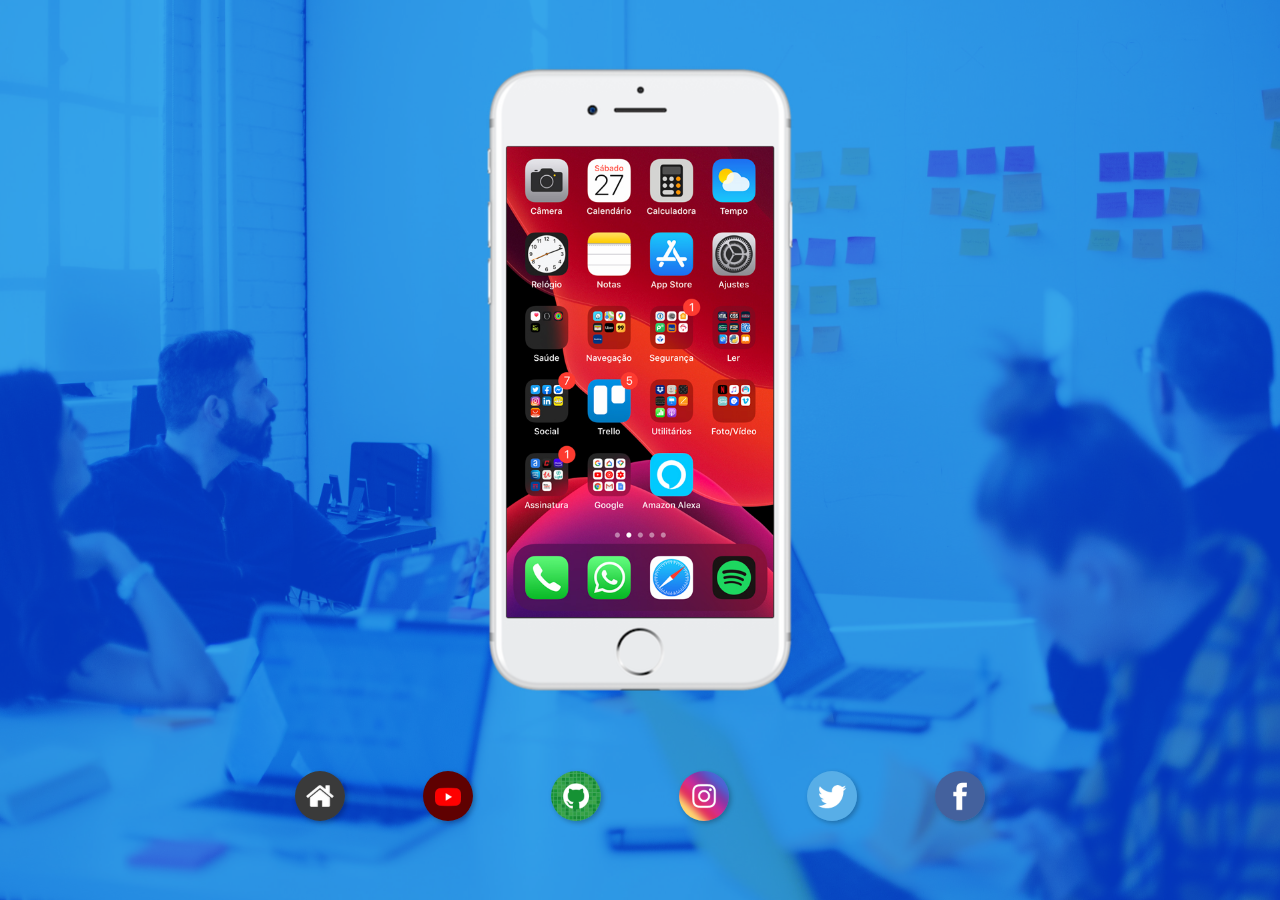
<file: index.html>
<!DOCTYPE html>
<html lang="pt-br">
<head>
    <meta charset="UTF-8">
    <meta http-equiv="X-UA-Compatible" content="IE=edge">
    <meta name="viewport" content="width=device-width, initial-scale=1.0">
    <title>Projeto Redes Sociais</title>
    <link rel="shortcut icon" href="favicon.png" type="image/x-icon">
    <link rel="stylesheet" href="style.css">
</head>
<body>
    
    <main>
        <section id="telefone">
            <iframe src="home.html" name="tela" id="tela" frameborder="0">
                Seu navegador não é compatível
            </iframe>
        </section>
    </main>

    <footer id="redes">
        <a href="home.html" target="tela"><img src="imagens/logo-home.jpg" alt=""></a>
        <a href="you.html" target="tela"><img src="imagens/logo-youtube.jpg" alt=""></a>
        <a href="github.html" target="tela"><img src="imagens/logo-github.jpg" alt=""></a>
        <a href="#" target="tela"><img src="imagens/logo-instagram.jpg" alt=""></a>
        <a href="#" target="tela"><img src="imagens/logo-twitter.jpg" alt=""></a>
        <a href="#" target="tela"><img src="imagens/logo-facebook.jpg" alt=""></a>
    </footer>

</body>
</html>
</file>
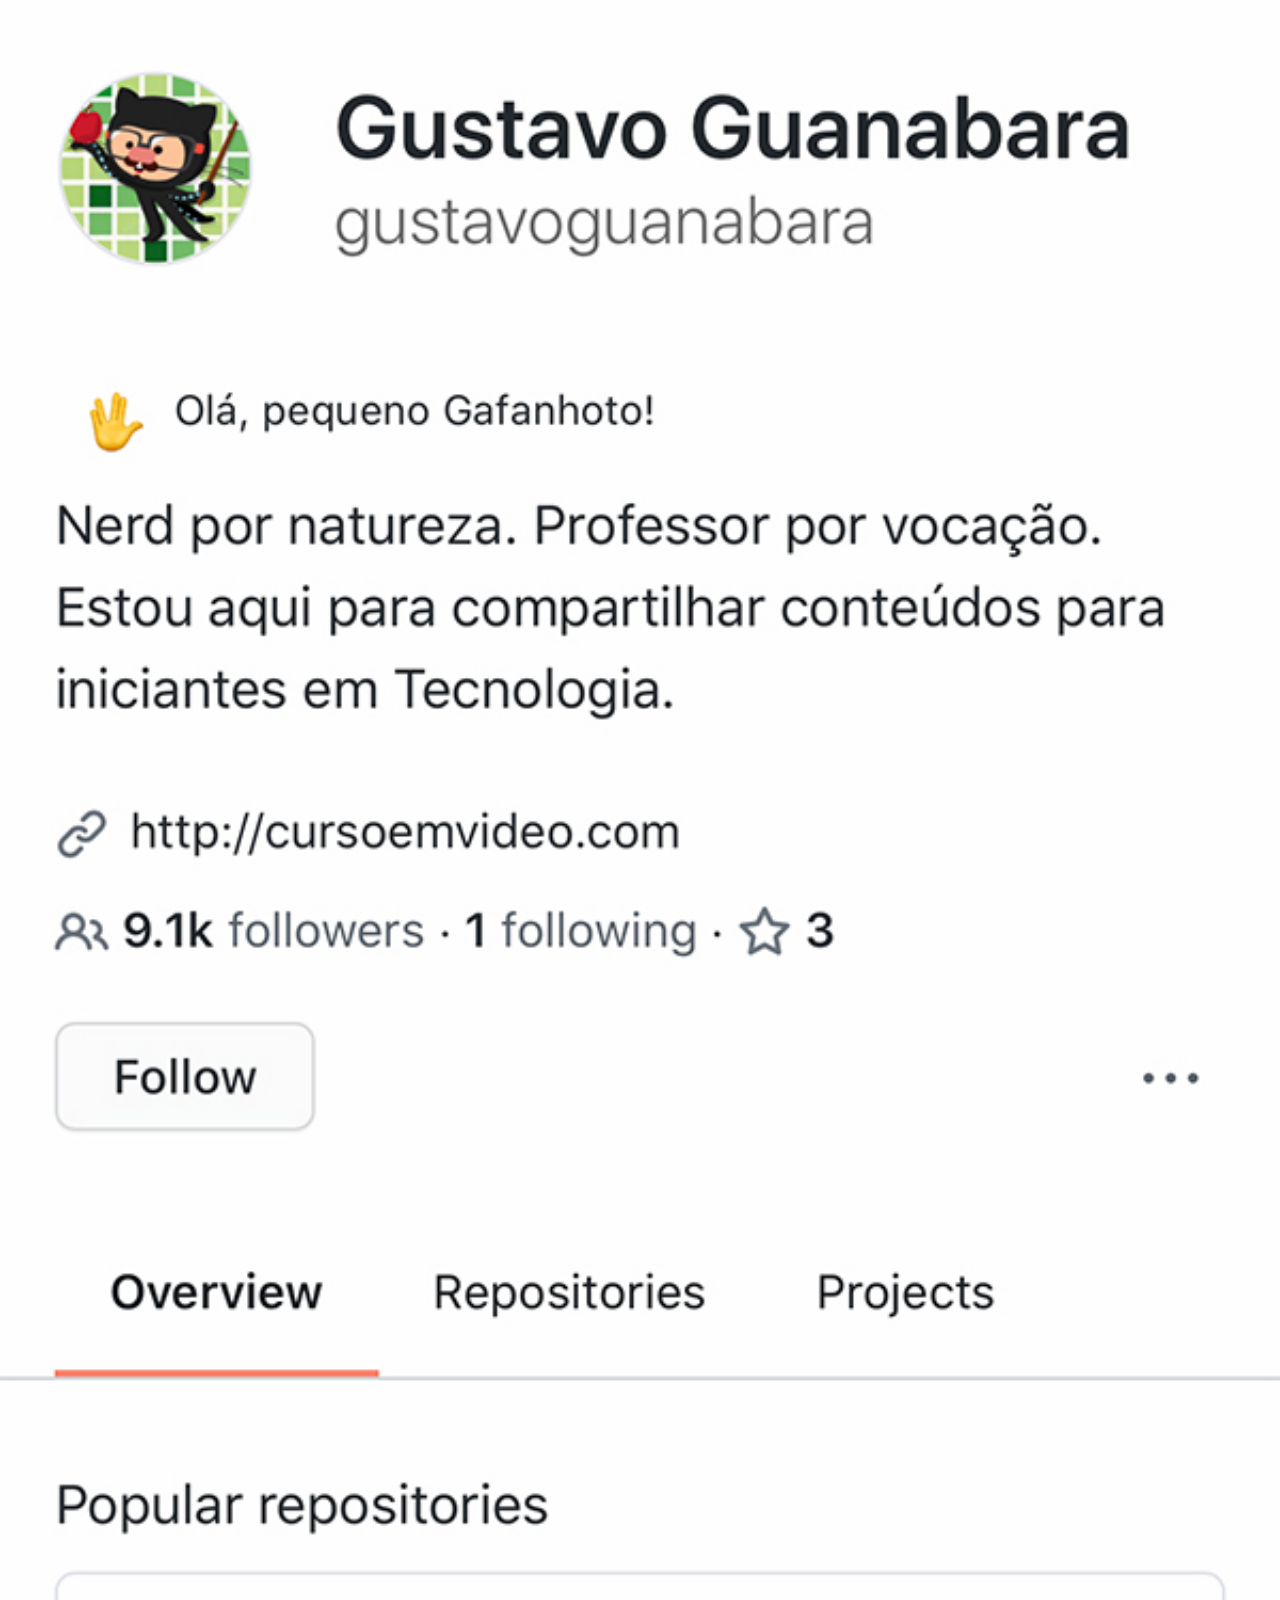
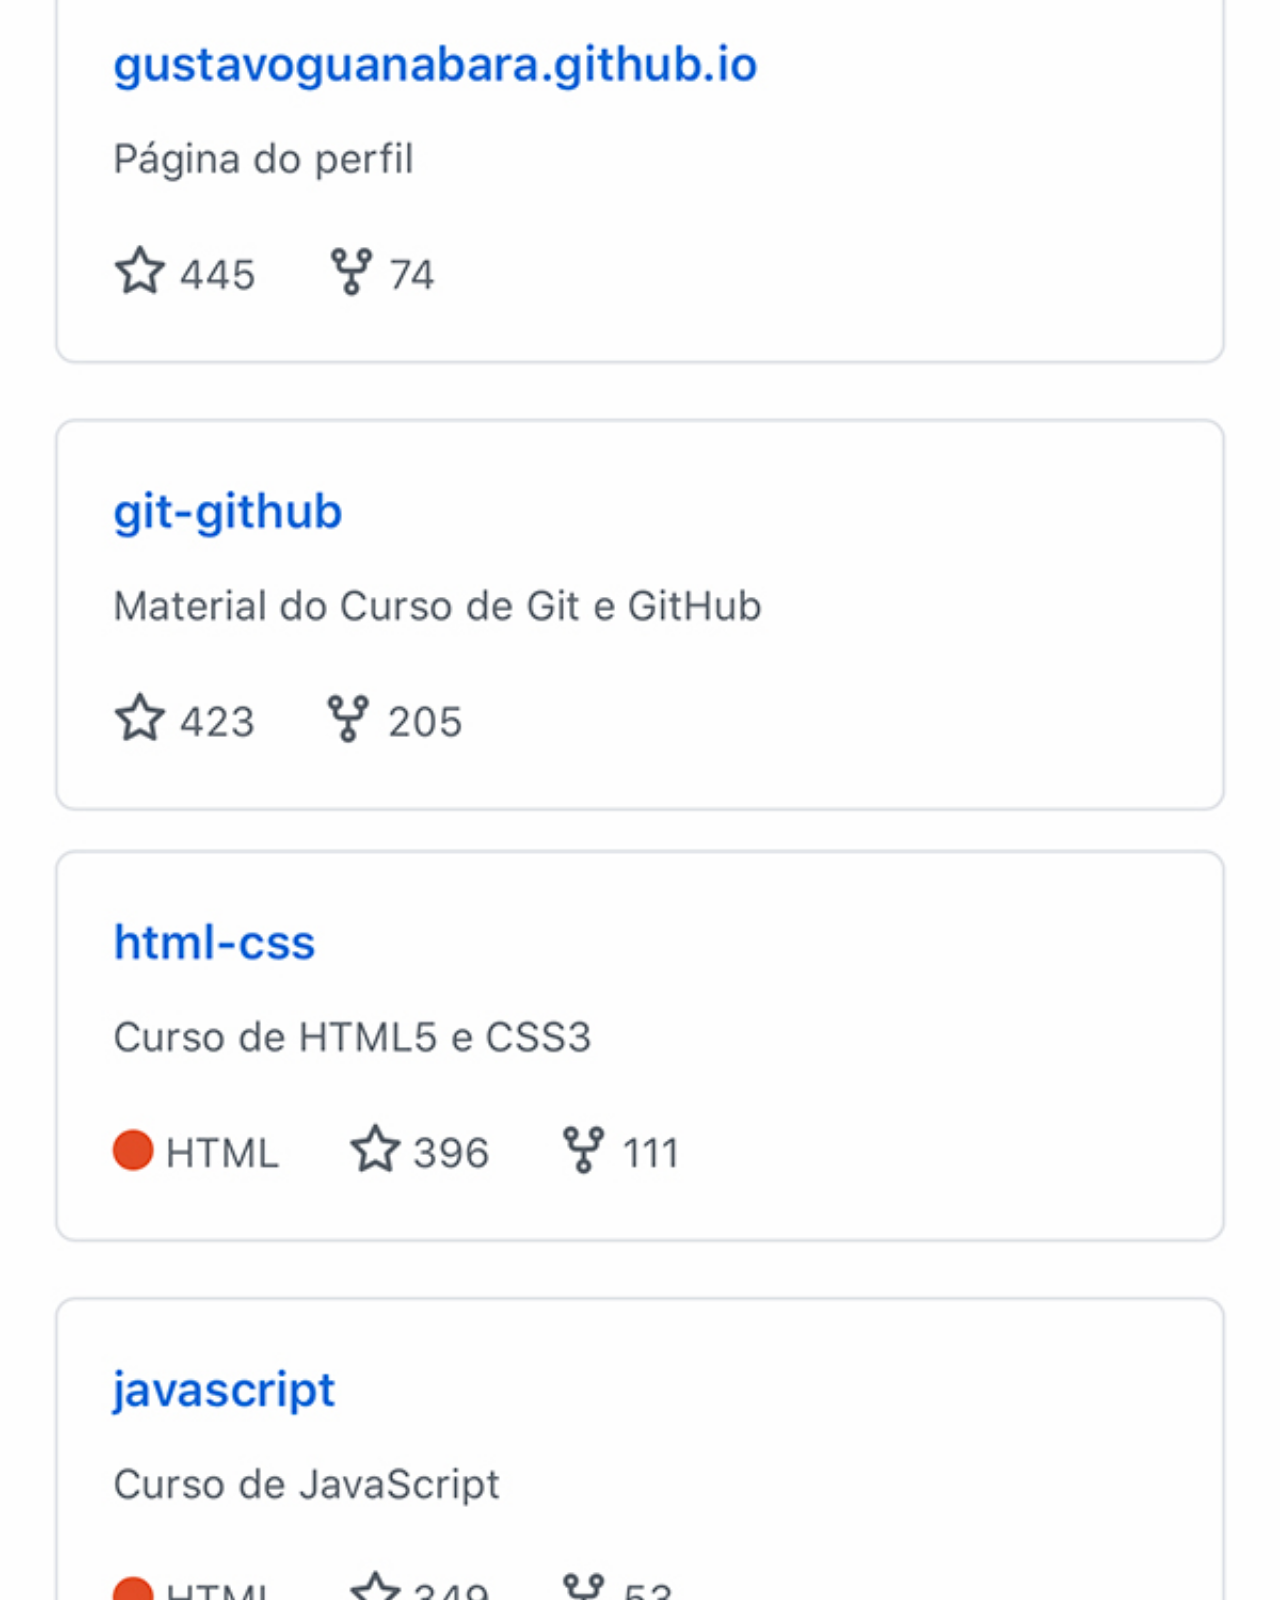
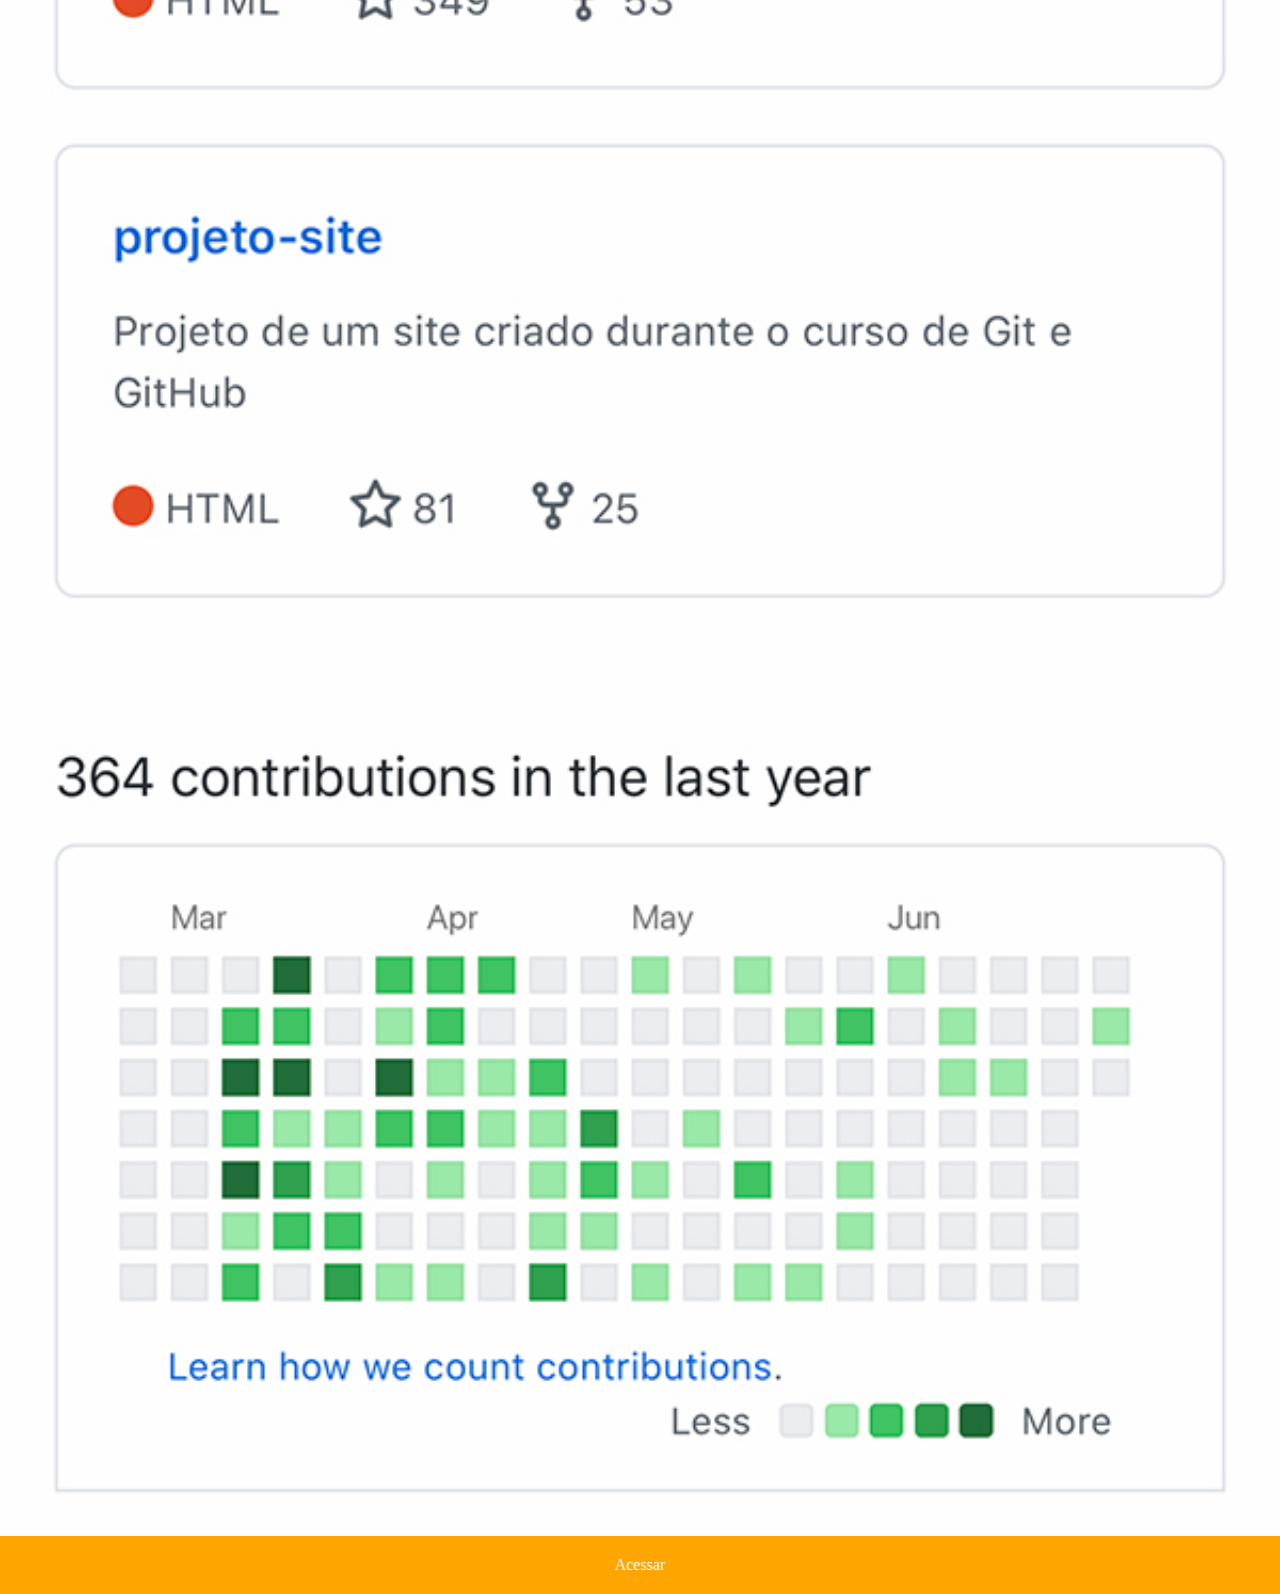
<file: github.html>
<!DOCTYPE html>
<html lang="pt-br">
<head>
    <meta charset="UTF-8">
    <meta http-equiv="X-UA-Compatible" content="IE=edge">
    <meta name="viewport" content="width=device-width, initial-scale=1.0">
    <title>Github</title>
    <link rel="stylesheet" href="social.css">
</head>
<body>
    <img src="imagens/tela-github.jpg" alt="You">
    <a href="www.youtube.com" target="_blank">Acessar</a>
</body>
</html>
</file>
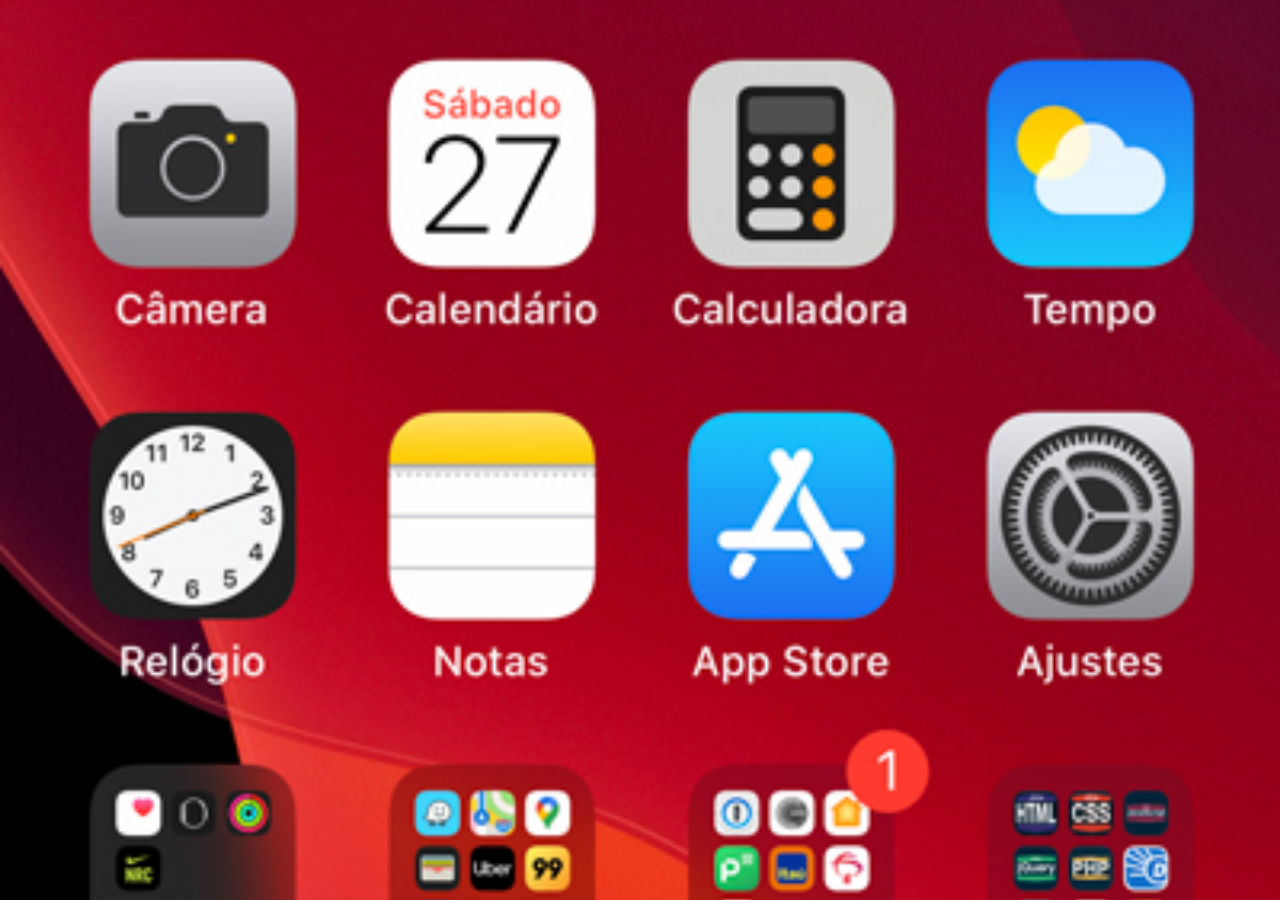
<file: home.html>
<!DOCTYPE html>
<html lang="pt-br">
<head>
    <meta charset="UTF-8">
    <meta http-equiv="X-UA-Compatible" content="IE=edge">
    <meta name="viewport" content="width=device-width, initial-scale=1.0">
    <title>Home</title>
</head>
<style>
    *{
    margin: 0px;
    padding: 0px;
}

body{
    width: 100vw;
    height: 100vh;
    background: black url(imagens/tela-home.jpg) no-repeat top center;
    background-size: cover;
}
</style>
<body>
    
</body>
</html>
</file>
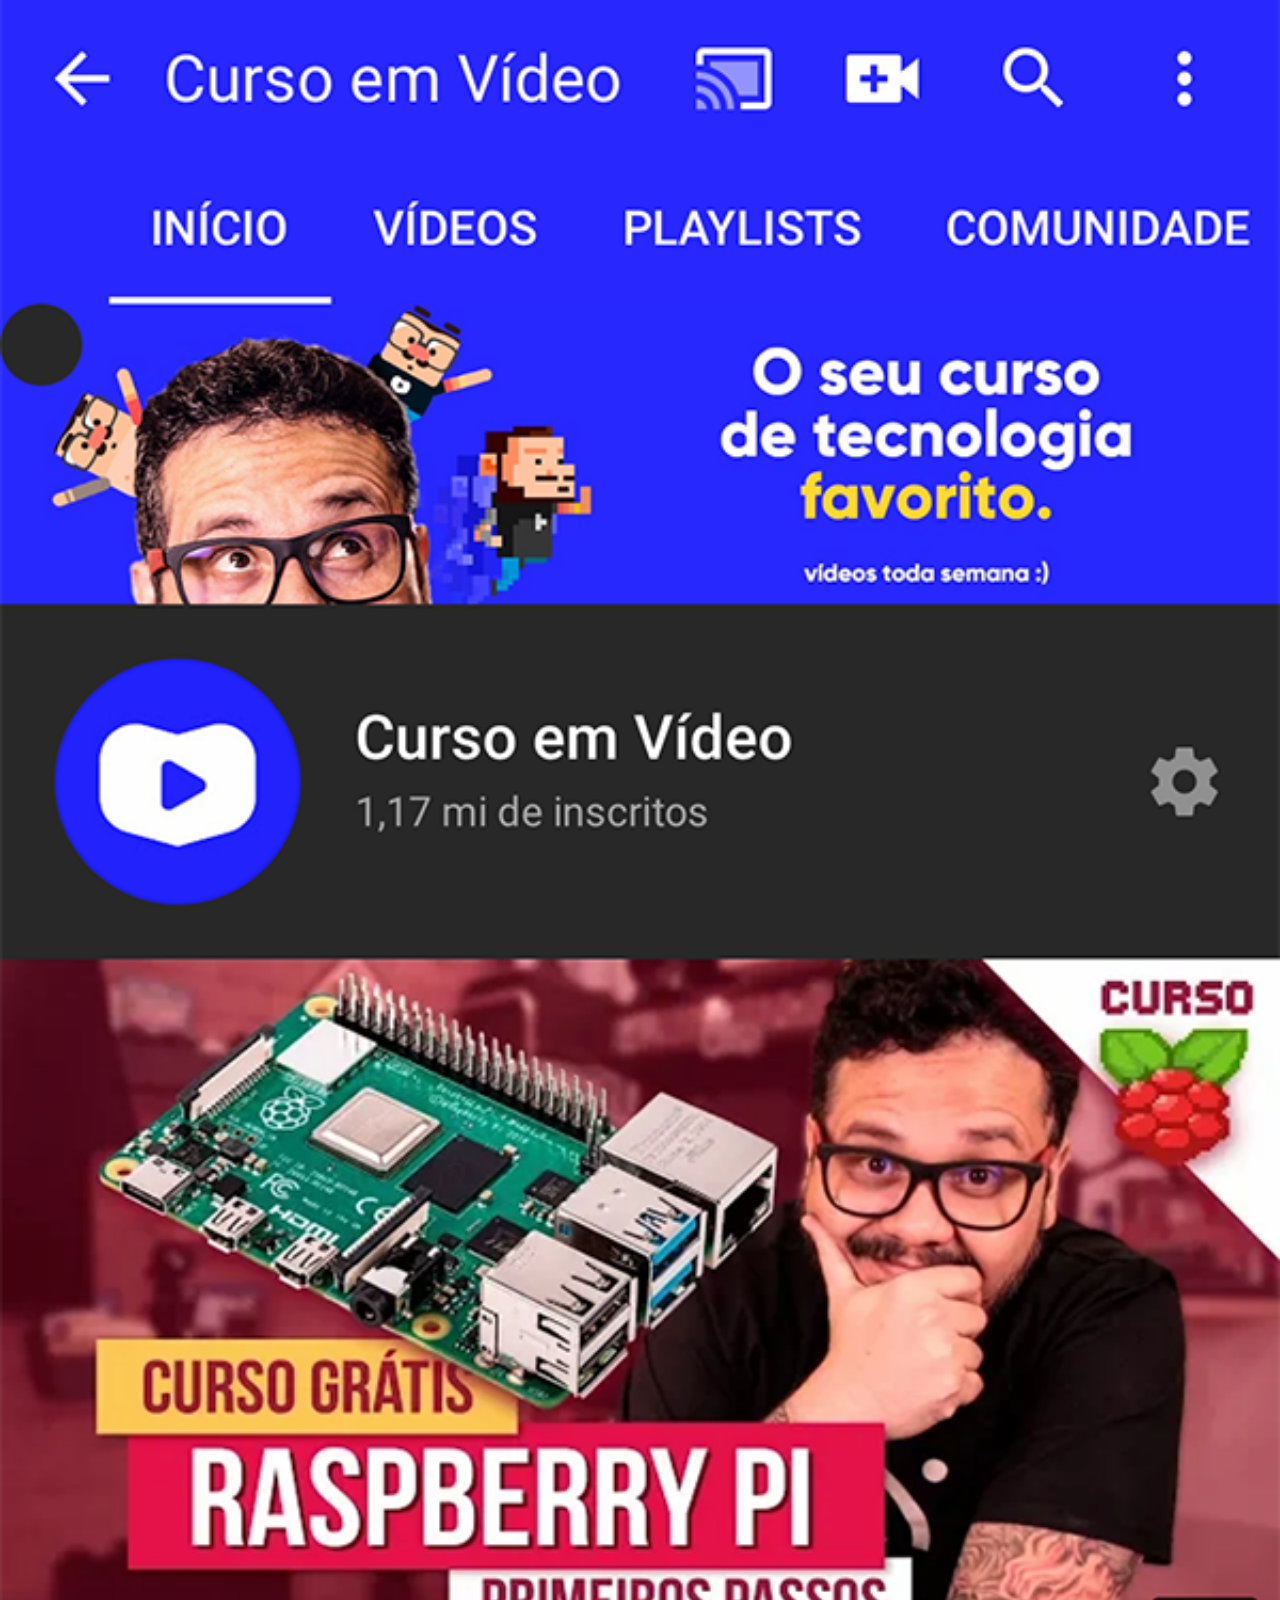
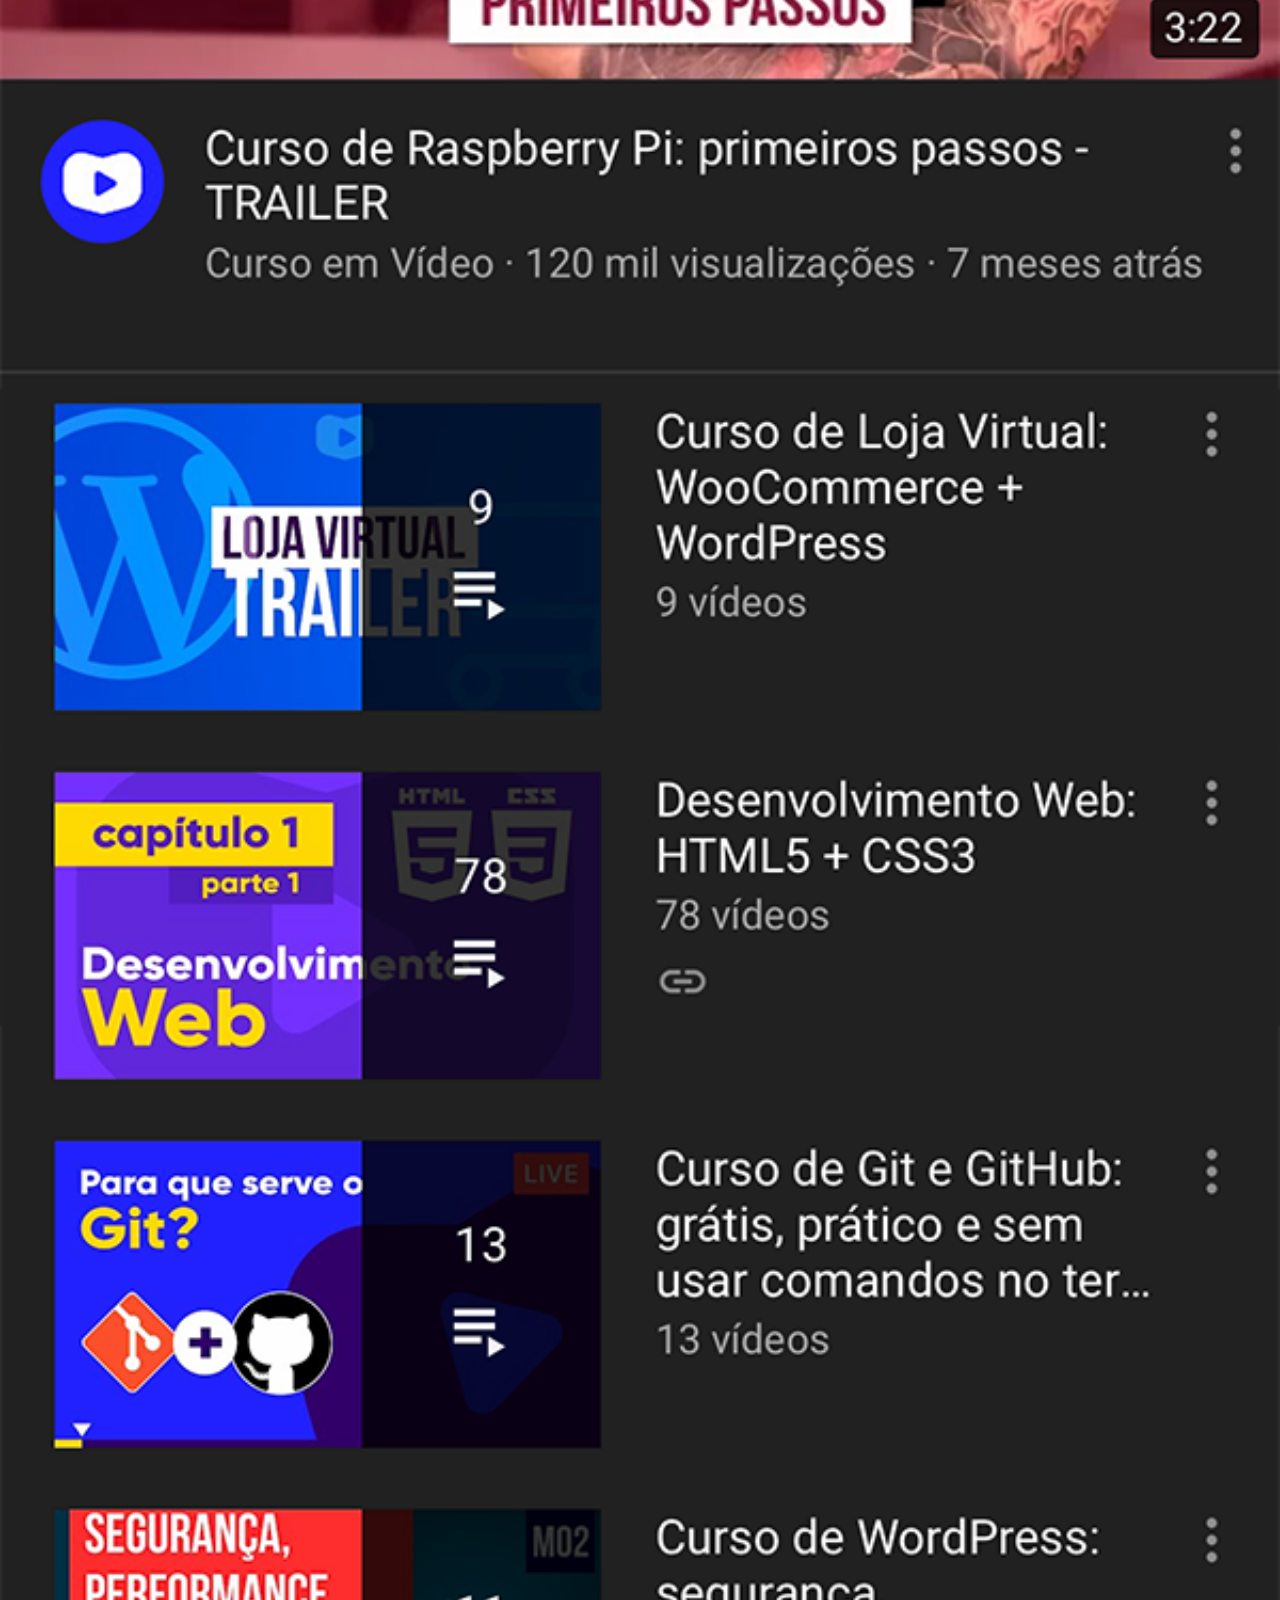
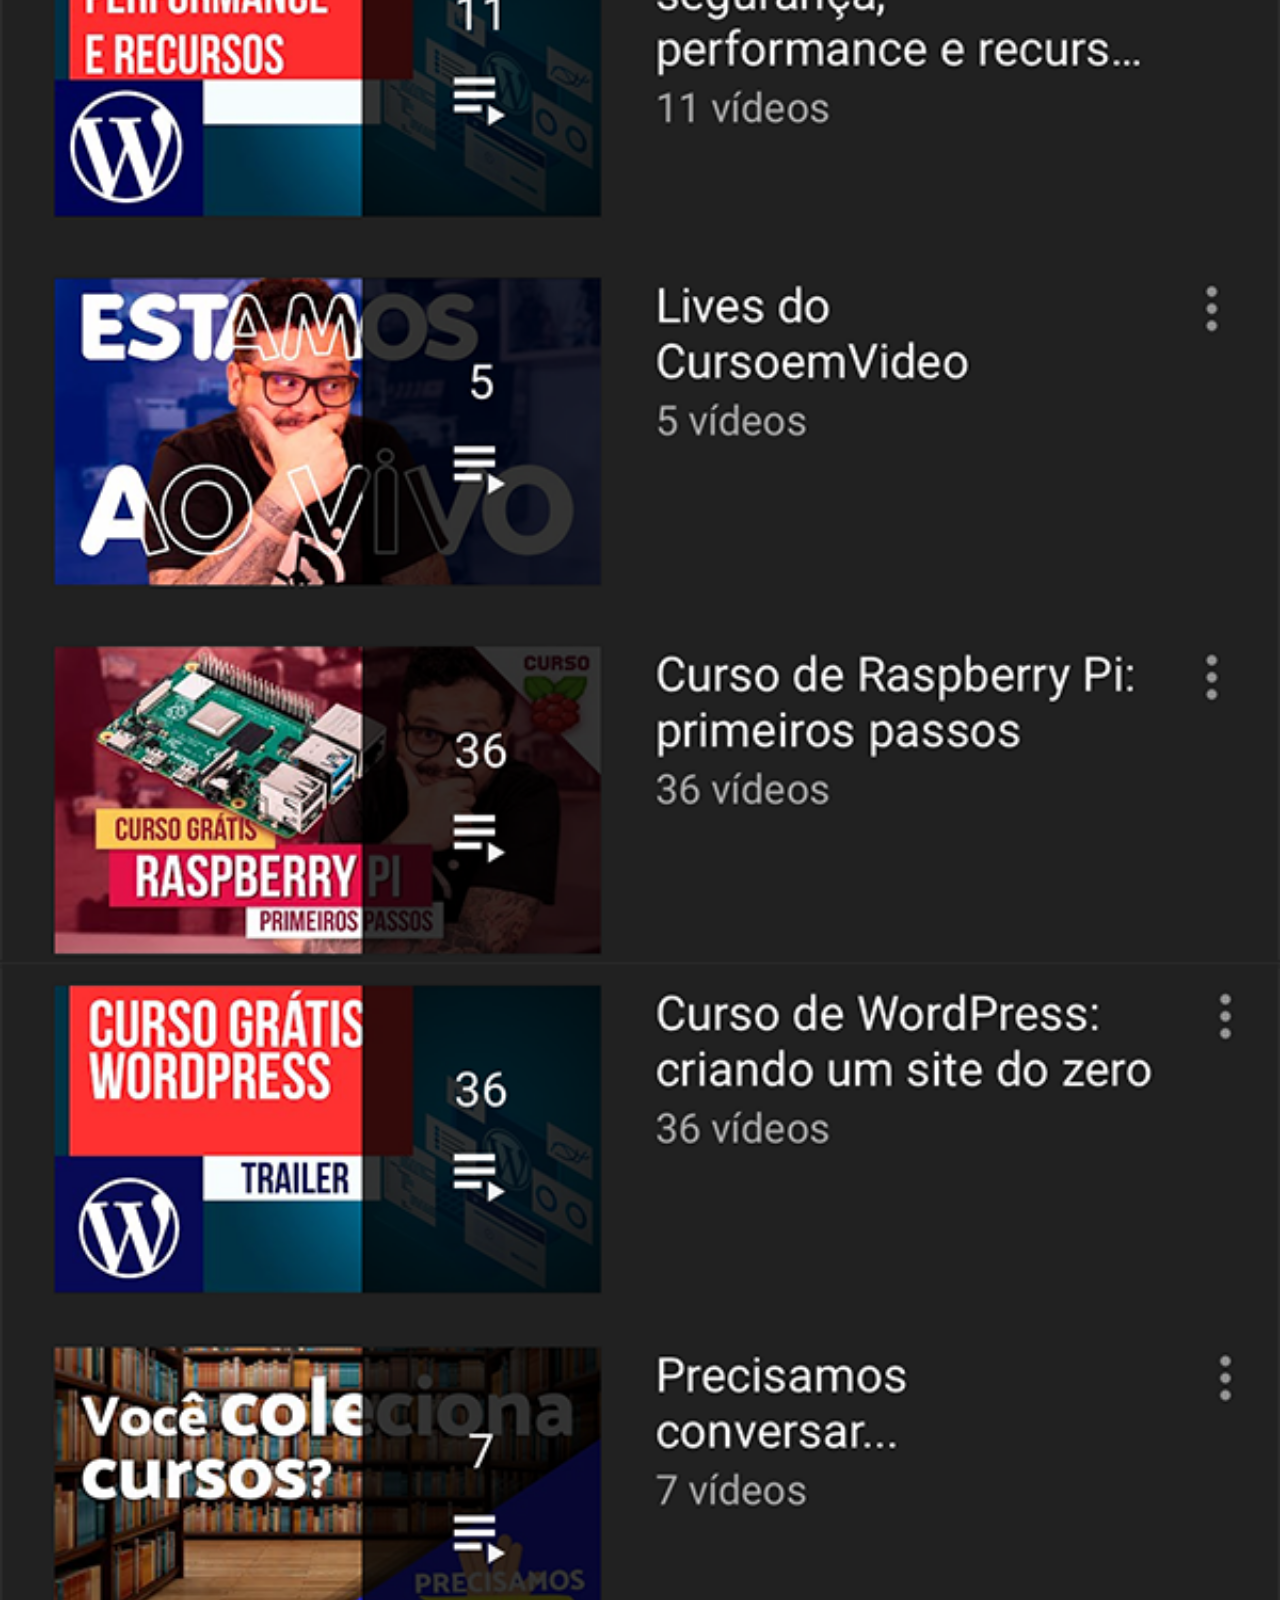
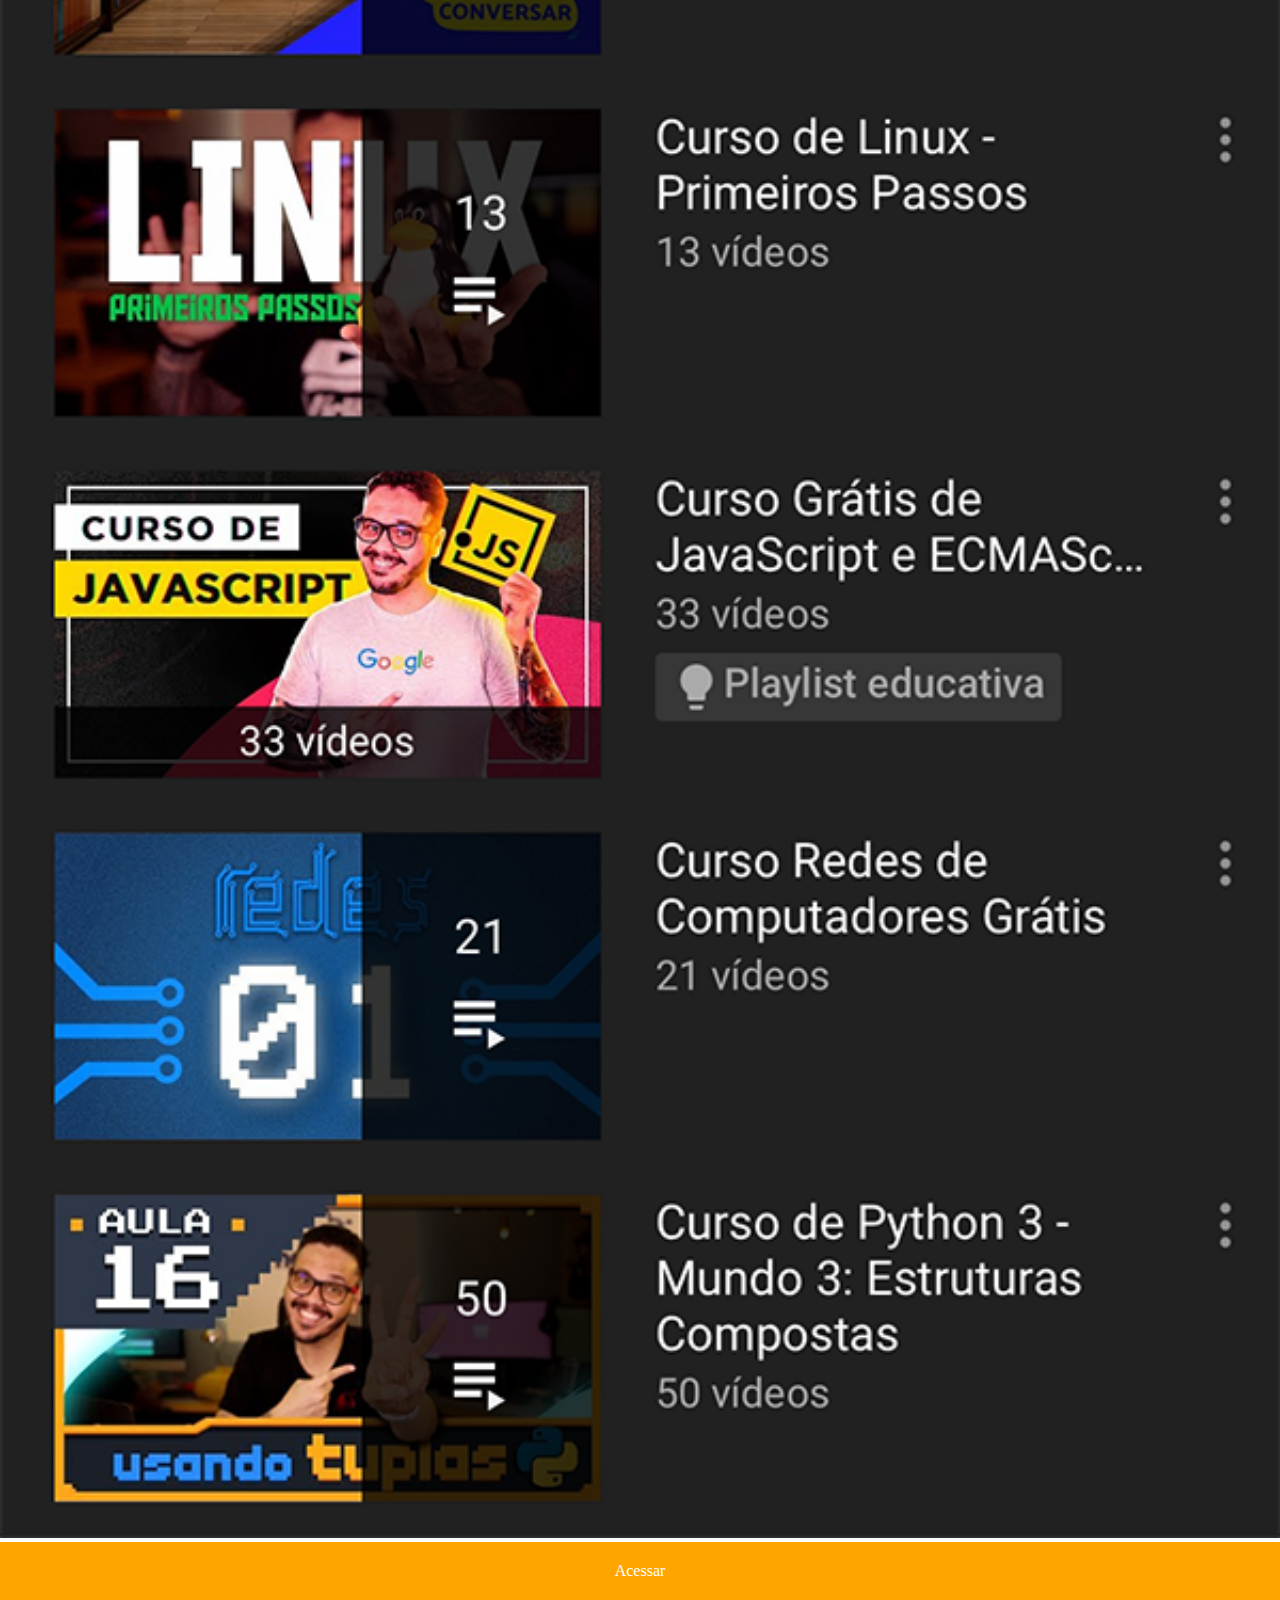
<file: you.html>
<!DOCTYPE html>
<html lang="pt-br">
<head>
    <meta charset="UTF-8">
    <meta http-equiv="X-UA-Compatible" content="IE=edge">
    <meta name="viewport" content="width=device-width, initial-scale=1.0">
    <title>YouTube</title>
    <link rel="stylesheet" href="social.css">
</head>
<body>
    <img src="imagens/tela-youtube.png" alt="You">
    <a href="www.youtube.com" target="_blank">Acessar</a>
</body>
</html>
</file>
<file: style.css>
@charset "UTF-8";

*{
    margin: 0px;
    padding: 0px;
    font-family: Arial, Helvetica, sans-serif;
}

html, body{
    background-color: #529aeb;
    
}

body{
    background: #116ed8 url(imagens/fundoclass.jpg) no-repeat center;
    background-blend-mode: soft-light;
    background-size: cover;
    background-attachment: fixed;
    width: 100vw;
    height: 100vh;
}



main{
    height: 84.5vh;
    width: 100vw;
    position: relative;
}

section#telefone{
    height: 627px;
    width: 311px;

    position: absolute;
    top: 50%;
    left: 50%;
    transform: translate(-50%, -50%);

    background: url('imagens/frame-iphone.png') no-repeat;

}

iframe#tela{
    position: relative;
    top: 80px;
    left: 22px;
    width: 267px;
    height: 471px;

}

footer#redes img{
    width: 50px;
    border-radius: 50%;
    box-shadow: 2px 2px 5px rgba(0, 0, 0, 0.26);
    display: flex;
    box-sizing: border-box;
    margin: 10px;
}

footer#redes img:hover{
    transform: scale(1.2);
    transition: transform 0.5s;
}


footer#redes{
    display: flex;
    justify-content: space-around;
    margin-left: 20%;
    margin-right: 20%;
}
</file>
<file: social.css>
@charset "UTF-8";

*{
     margin: 0px;
     padding: 0px;
     

 }

 img{
     width: 100vw;            
 }

 ::-webkit-scrollbar{
     width: 0px;
     height: 0px;         
 }

 a{
     display: block;
     background-color: orange;
     padding: 20px;
     text-align: center;
     text-decoration: none;
     color: white;
     
 }
</file>
